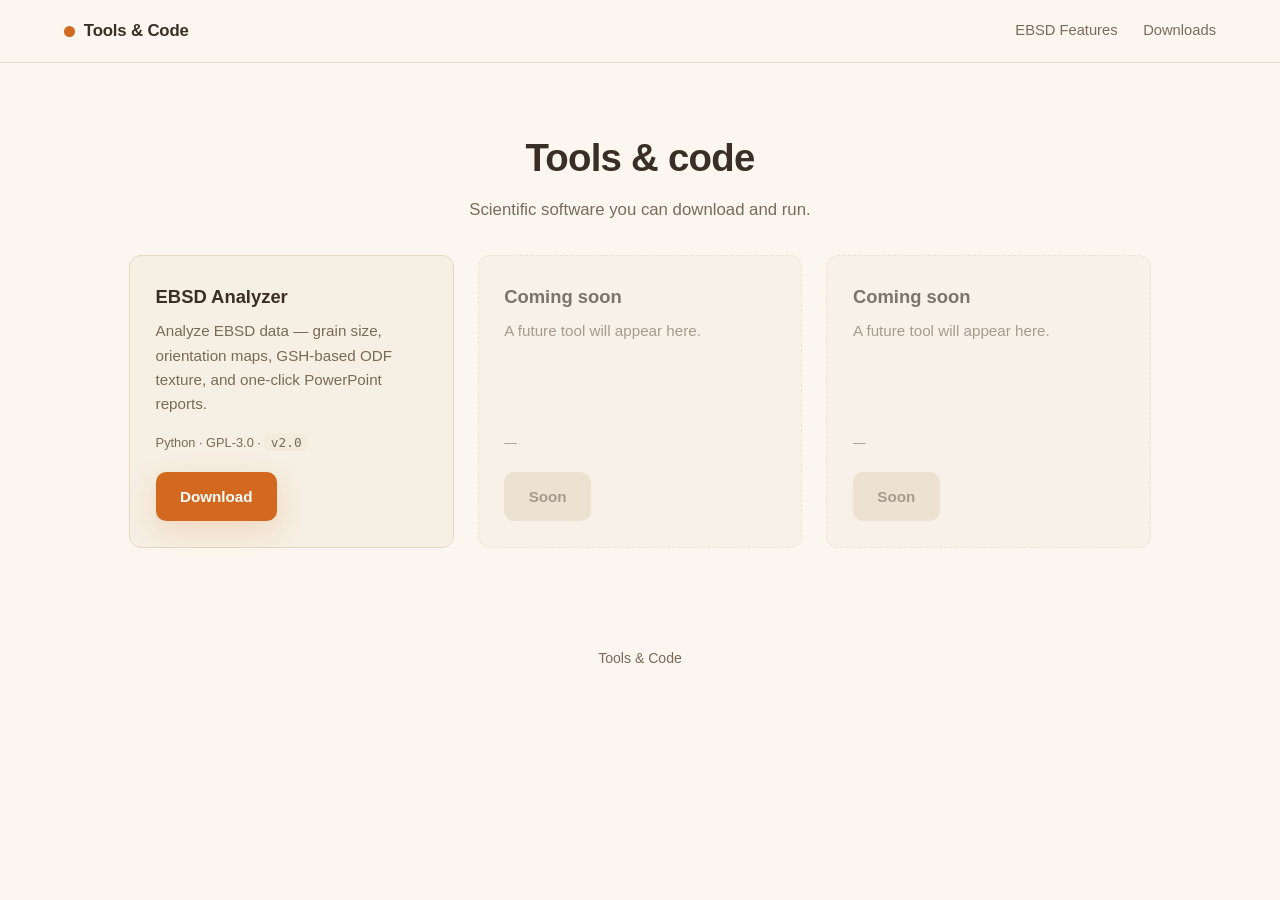
<file: docs/index.html>
<!DOCTYPE html>
<html lang="en">
<head>
  <meta charset="UTF-8">
  <meta name="viewport" content="width=device-width, initial-scale=1.0">
  <title>Tools &amp; Code</title>
  <link rel="stylesheet" href="style.css">
</head>
<body>

  <!-- ===== Top nav ===== -->
  <nav class="nav">
    <a class="brand" href="index.html" style="text-decoration:none;color:inherit;"><span class="dot"></span> Tools &amp; Code</a>
    <div class="nav-links">
      <a href="features.html">EBSD Features</a>
      <a href="#downloads">Downloads</a>
    </div>
  </nav>

  <!-- ===== Intro ===== -->
  <header class="section-head">
    <h1>Tools &amp; code</h1>
    <p>Scientific software you can download and run.</p>
  </header>

  <!-- ===== Downloads grid ===== -->
  <section id="downloads">
    <div class="downloads-inner">

      <!-- Project 1: EBSD Analyzer (real) -->
      <div class="dl-card">
        <h3>EBSD Analyzer</h3>
        <p class="desc">Analyze EBSD data — grain size, orientation maps, GSH-based ODF texture, and one-click PowerPoint reports.</p>
        <p class="card-meta">Python · GPL-3.0 · <code>v2.0</code></p>
        <!-- Direct download of the v2.0 source zip (a FILE, not a page).
             When you publish v2.1 / v3.0 later, update the tag in this URL. -->
        <a class="btn btn-primary" href="https://github.com/jaejai/ebsd-analyzer/archive/refs/tags/v2.0.zip">Download</a>
      </div>

      <!-- Placeholder for a future project. Duplicate this block per new tool. -->
      <div class="dl-card soon">
        <h3>Coming soon</h3>
        <p class="desc">A future tool will appear here.</p>
        <p class="card-meta">—</p>
        <span class="btn">Soon</span>
      </div>

      <div class="dl-card soon">
        <h3>Coming soon</h3>
        <p class="desc">A future tool will appear here.</p>
        <p class="card-meta">—</p>
        <span class="btn">Soon</span>
      </div>

    </div>
  </section>

  <!-- ===== Footer ===== -->
  <footer>
    Tools &amp; Code
  </footer>

</body>
</html>
</file>
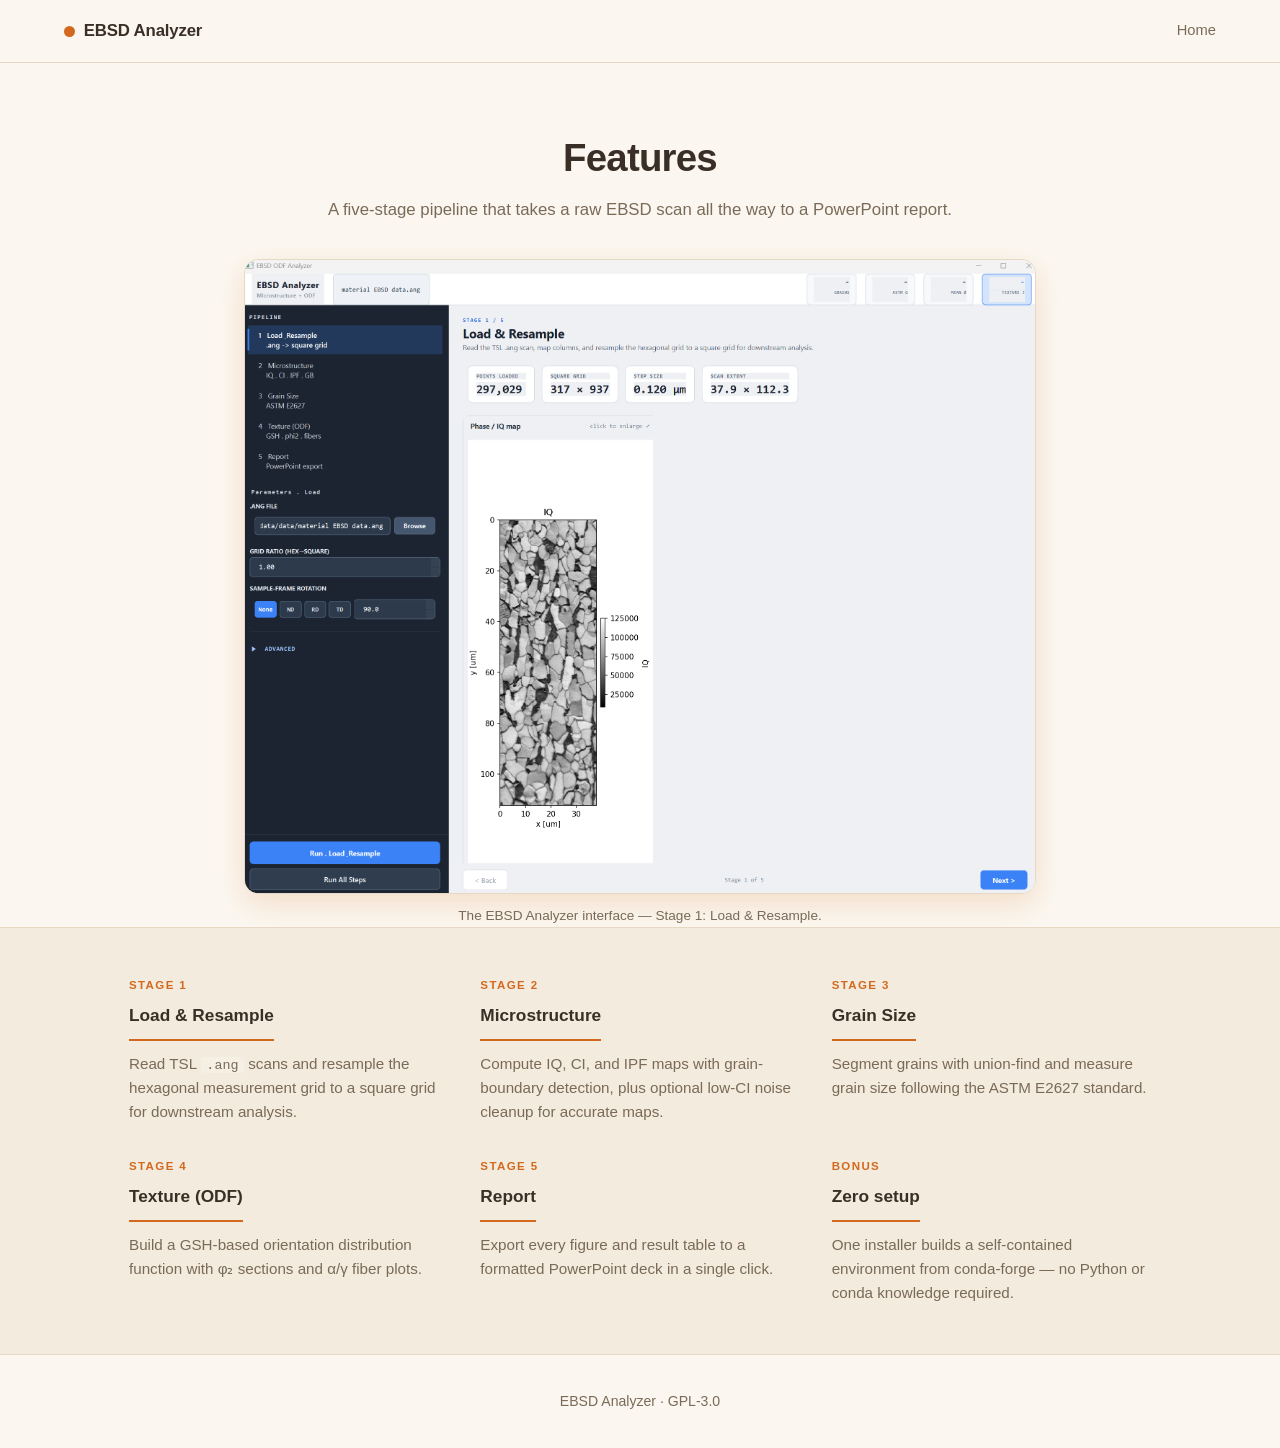
<file: docs/features.html>
<!DOCTYPE html>
<html lang="en">
<head>
  <meta charset="UTF-8">
  <meta name="viewport" content="width=device-width, initial-scale=1.0">
  <title>Features — EBSD Analyzer</title>
  <link rel="stylesheet" href="style.css">
</head>
<body>

  <!-- ===== Top nav ===== -->
  <nav class="nav">
    <a class="brand" href="index.html" style="text-decoration:none;color:inherit;"><span class="dot"></span> EBSD Analyzer</a>
    <div class="nav-links">
      <a href="index.html">Home</a>
    </div>
  </nav>

  <!-- ===== Page header ===== -->
  <header class="section-head">
    <h1>Features</h1>
    <p>A five-stage pipeline that takes a raw EBSD scan all the way to a PowerPoint report.</p>
  </header>

  <!-- ===== Screenshot ===== -->
  <figure class="showcase">
    <img src="images/screen.png" alt="EBSD Analyzer — Load &amp; Resample stage">
    <figcaption>The EBSD Analyzer interface — Stage 1: Load &amp; Resample.</figcaption>
  </figure>

  <!-- ===== Feature cards (2 × 3 grid) ===== -->
  <section class="features">
    <div class="features-inner">

      <div class="feature">
        <span class="num">Stage 1</span>
        <h3>Load &amp; Resample</h3>
        <p>Read TSL <code>.ang</code> scans and resample the hexagonal measurement grid to a square grid for downstream analysis.</p>
      </div>

      <div class="feature">
        <span class="num">Stage 2</span>
        <h3>Microstructure</h3>
        <p>Compute IQ, CI, and IPF maps with grain-boundary detection, plus optional low-CI noise cleanup for accurate maps.</p>
      </div>

      <div class="feature">
        <span class="num">Stage 3</span>
        <h3>Grain Size</h3>
        <p>Segment grains with union-find and measure grain size following the ASTM E2627 standard.</p>
      </div>

      <div class="feature">
        <span class="num">Stage 4</span>
        <h3>Texture (ODF)</h3>
        <p>Build a GSH-based orientation distribution function with φ₂ sections and α/γ fiber plots.</p>
      </div>

      <div class="feature">
        <span class="num">Stage 5</span>
        <h3>Report</h3>
        <p>Export every figure and result table to a formatted PowerPoint deck in a single click.</p>
      </div>

      <div class="feature">
        <span class="num">Bonus</span>
        <h3>Zero setup</h3>
        <p>One installer builds a self-contained environment from conda-forge — no Python or conda knowledge required.</p>
      </div>

    </div>
  </section>

  <!-- ===== Footer ===== -->
  <footer>
    EBSD Analyzer · GPL-3.0
  </footer>

</body>
</html>
</file>
<file: docs/style.css>
/* ============================================================
   EBSD Analyzer — landing page
   Warm mineral theme · icon-free · clean typography
   All colors live in the :root variables below — change those
   to re-theme the whole page in one place.
   ============================================================ */
:root {
  --bg:        #fbf7f0;
  --bg-alt:    #f3ebdd;
  --panel:     #f6efe3;
  --text:      #3a2f26;
  --text-soft: #7a6a58;
  --accent:    #d2691e;
  --accent-2:  #a8500f;
  --border:    #e6d8c2;
  --btn-text:  #ffffff;
  --shadow:    0 10px 30px rgba(210,105,30,.18);
}

* { box-sizing: border-box; margin: 0; padding: 0; }

body {
  font-family: -apple-system, "Segoe UI", Roboto, Helvetica, Arial, sans-serif;
  background: var(--bg);
  color: var(--text);
  line-height: 1.6;
}

/* ---- Top navigation ---- */
.nav {
  display: flex; align-items: center; justify-content: space-between;
  padding: 1.1rem clamp(1.5rem, 5vw, 4rem);
  border-bottom: 1px solid var(--border);
}
.brand { display: flex; align-items: center; gap: .55rem; font-weight: 700; font-size: 1.05rem; letter-spacing: -.01em; }
.brand .dot { width: 11px; height: 11px; border-radius: 50%; background: var(--accent); }
.nav-links { display: flex; gap: 1.6rem; font-size: .92rem; }
.nav-links a { color: var(--text-soft); text-decoration: none; }
.nav-links a:hover { color: var(--accent); }

/* ---- Hero (split two-column) ---- */
.hero {
  display: grid; grid-template-columns: 1fr 1fr; gap: clamp(2rem, 5vw, 4rem);
  align-items: center;
  max-width: 1150px; margin: 0 auto;
  padding: clamp(2.5rem, 6vw, 5rem) clamp(1.5rem, 5vw, 4rem);
}
.eyebrow {
  display: inline-block; font-size: .78rem; letter-spacing: .12em;
  text-transform: uppercase; color: var(--accent); font-weight: 700; margin-bottom: 1rem;
}
.hero h1 { font-size: clamp(2.2rem, 5vw, 3.2rem); line-height: 1.1; margin-bottom: 1.1rem; letter-spacing: -.02em; }
.hero p.lead { font-size: 1.12rem; color: var(--text-soft); margin-bottom: 2rem; max-width: 34ch; }

.btn-row { display: flex; flex-wrap: wrap; gap: .9rem; margin-bottom: 1.6rem; }
.btn {
  display: inline-flex; align-items: center;
  padding: .8rem 1.6rem; border-radius: 10px; font-size: 1rem; font-weight: 600;
  text-decoration: none; border: 2px solid transparent; transition: transform .12s, background .12s, color .12s;
}
.btn:hover { transform: translateY(-2px); }
.btn-primary { background: var(--accent); color: var(--btn-text); box-shadow: var(--shadow); }
.btn-primary:hover { background: var(--accent-2); }
.btn-outline { background: transparent; color: var(--accent); border-color: var(--accent); }
.btn-outline:hover { background: var(--accent); color: var(--btn-text); }

.meta { font-size: .85rem; color: var(--text-soft); }
.meta code { background: var(--panel); padding: .1rem .45rem; border-radius: 5px; }

/* ---- Hero image / screenshot placeholder ---- */
.shot {
  aspect-ratio: 2191 / 1756; border-radius: 14px; overflow: hidden;
  background:
    radial-gradient(circle at 30% 30%, rgba(255,255,255,.15), transparent 60%),
    repeating-conic-gradient(from 0deg,
      var(--accent) 0deg 15deg, var(--accent-2) 15deg 30deg);
  border: 1px solid var(--border); box-shadow: var(--shadow);
  display: flex; align-items: center; justify-content: center;
}
.shot img { width: 100%; height: 100%; object-fit: cover; display: block; }
.shot .label {
  background: rgba(0,0,0,.5); color: #fff; font-size: .82rem;
  padding: .4rem .8rem; border-radius: 8px;
}

/* ---- Features strip (text-only, accent rule under each heading) ---- */
.features {
  background: var(--bg-alt); border-top: 1px solid var(--border); border-bottom: 1px solid var(--border);
}
.features-inner {
  max-width: 1150px; margin: 0 auto; padding: 3rem clamp(1.5rem, 5vw, 4rem);
  display: grid; grid-template-columns: repeat(3, 1fr); gap: 2rem;
}
.feature h3 {
  font-size: 1.08rem; margin-bottom: .7rem; padding-bottom: .55rem;
  border-bottom: 2px solid var(--accent); display: inline-block;
}
.feature p { font-size: .95rem; color: var(--text-soft); }

/* ---- Footer ---- */
footer {
  text-align: center; padding: 2.2rem 1.5rem; color: var(--text-soft); font-size: .88rem;
}
footer a { color: var(--accent); text-decoration: none; }

/* ---- Section header (features page) ---- */
.section-head {
  text-align: center; max-width: 900px; margin: 0 auto;
  padding: clamp(2.5rem, 6vw, 4rem) clamp(1.5rem, 5vw, 4rem) 0;
}
.section-head h1 { font-size: clamp(1.8rem, 4vw, 2.4rem); margin-bottom: .5rem; letter-spacing: -.02em; }
.section-head p { color: var(--text-soft); font-size: 1.05rem; }

/* ---- Numbered step label on feature cards ---- */
.feature .num {
  display: block; font-size: .72rem; font-weight: 700; letter-spacing: .12em;
  text-transform: uppercase; color: var(--accent); margin-bottom: .5rem;
}
.feature code { background: var(--panel); padding: .05rem .35rem; border-radius: 4px; font-size: .88em; }

/* ---- Screenshot showcase (features page) ---- */
.showcase { max-width: 920px; margin: 2.2rem auto 0; padding: 0 clamp(1.5rem, 5vw, 4rem); }
.showcase img {
  width: 100%; height: auto; display: block;
  border: 1px solid var(--border); border-radius: 14px; box-shadow: var(--shadow);
}
.showcase figcaption { text-align: center; font-size: .85rem; color: var(--text-soft); margin-top: .7rem; }

/* ---- Downloads hub grid ---- */
.downloads-inner {
  max-width: 1150px; margin: 0 auto;
  padding: 2rem clamp(1.5rem, 5vw, 4rem) 4rem;
  display: grid; grid-template-columns: repeat(3, 1fr); gap: 1.5rem;
}
.dl-card {
  display: flex; flex-direction: column;
  background: var(--panel); border: 1px solid var(--border); border-radius: 12px;
  padding: 1.6rem;
}
.dl-card h3 { font-size: 1.15rem; margin-bottom: .5rem; }
.dl-card .desc { color: var(--text-soft); font-size: .95rem; margin-bottom: 1rem; flex-grow: 1; }
.dl-card .card-meta { font-size: .8rem; color: var(--text-soft); margin-bottom: 1.2rem; }
.dl-card .card-meta code { background: var(--bg-alt); padding: .1rem .4rem; border-radius: 5px; }
.dl-card .btn { align-self: flex-start; padding: .65rem 1.4rem; font-size: .95rem; }
/* placeholder cards for future projects */
.dl-card.soon { opacity: .65; border-style: dashed; }
.dl-card.soon .btn { background: var(--border); color: var(--text-soft); cursor: default; box-shadow: none; }

/* ---- Responsive ---- */
@media (max-width: 780px) {
  .hero { grid-template-columns: 1fr; }
  .features-inner { grid-template-columns: 1fr; }
  .nav-links { display: none; }
}
</file>
